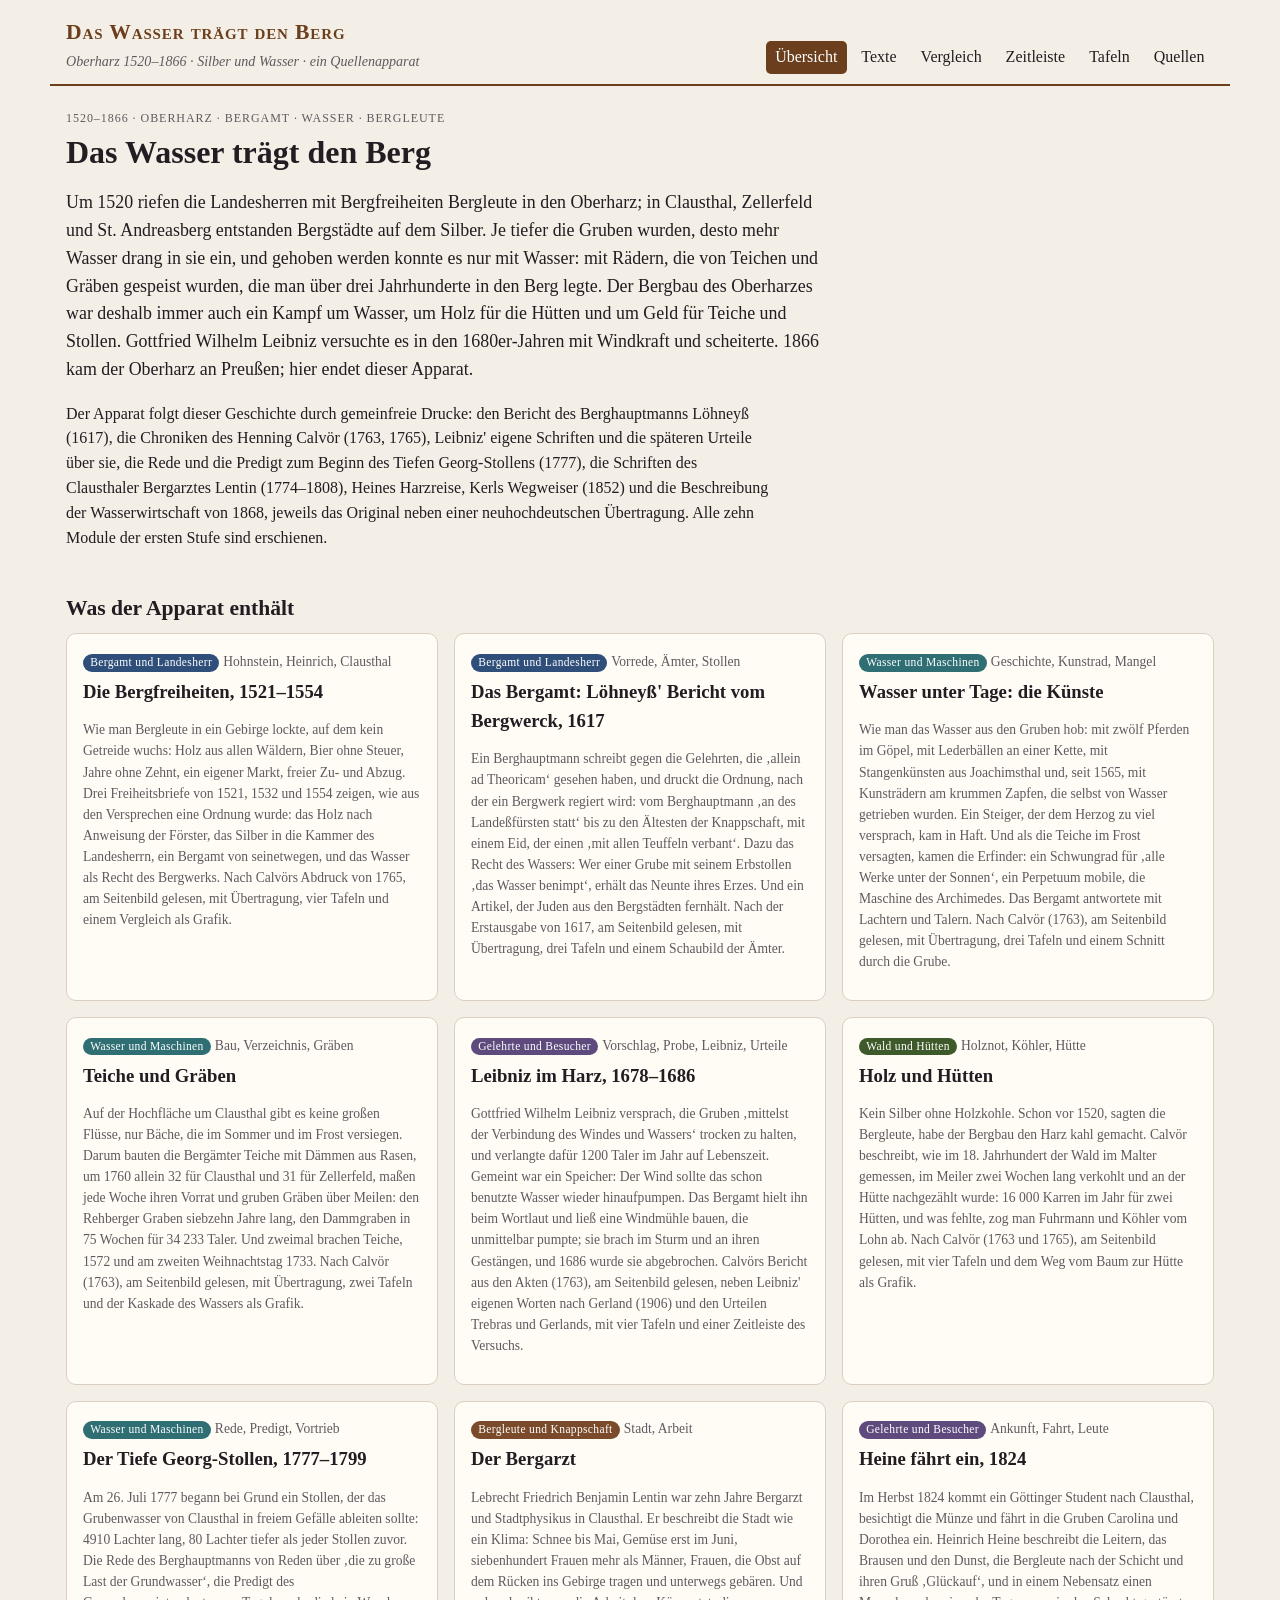
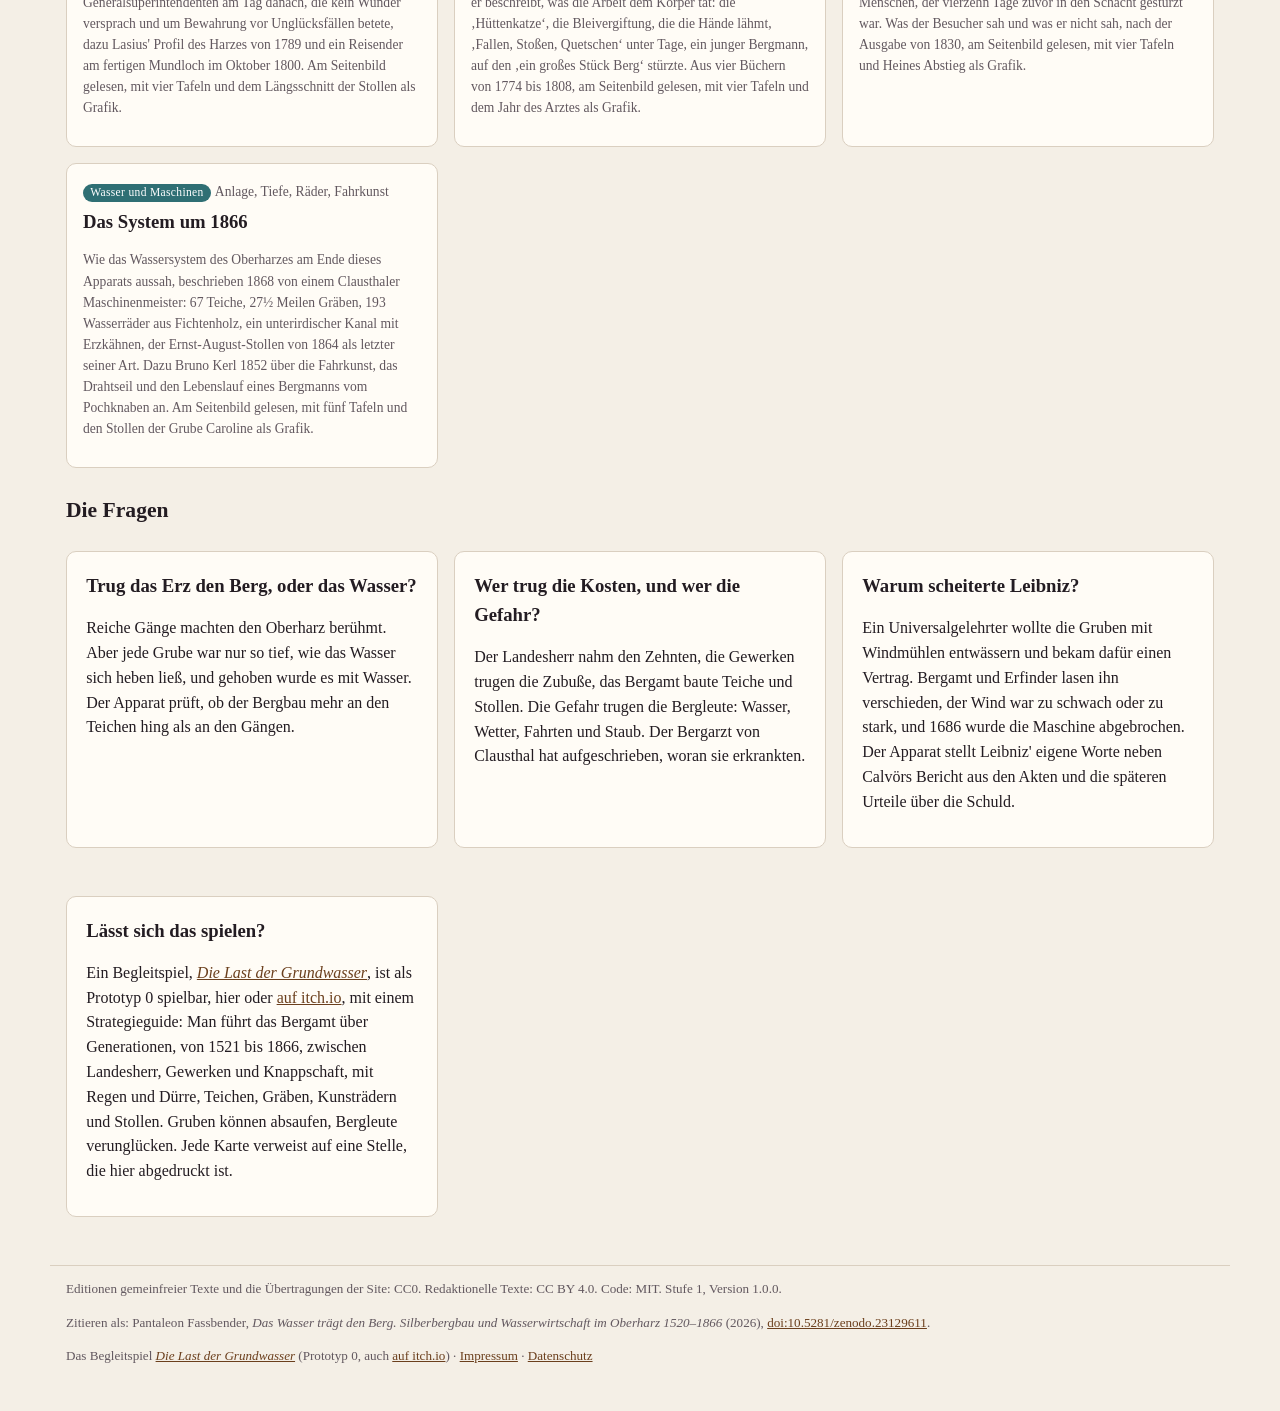
<file: index.html>
<!doctype html>
<html lang="de">
<head>
<meta charset="utf-8">
<meta name="viewport" content="width=device-width, initial-scale=1">
<title>Das Wasser trägt den Berg. Silberbergbau und Wasserwirtschaft im Oberharz 1520–1866</title>
<meta name="description" content="Ein Quellenapparat zum Silberbergbau und zur Wasserwirtschaft des Oberharzes, 1520–1866: Bergfreiheiten, Bergamt, Teiche und Gräben, Leibniz' Windmühlen, der Tiefe Georg-Stollen, die Krankheiten der Bergleute, in gemeinfreien Drucken, das Original neben einer neuhochdeutschen Übertragung.">
<meta property="og:type" content="website">
<meta property="og:url" content="https://das-wasser-traegt-den-berg.netlify.app/">
<meta property="og:title" content="Das Wasser trägt den Berg. Silberbergbau und Wasserwirtschaft im Oberharz 1520–1866">
<meta property="og:description" content="Wie der Oberharz sein Silber mit Wasser hob: Bergamt, Teiche, Stollen und Bergleute in ihren eigenen Quellen.">
<link rel="stylesheet" href="style.css">
</head>
<body>
<header class="top">
  <a class="brand" href="#/">
    <strong>Das Wasser trägt den Berg</strong>
    <em>Oberharz 1520–1866 · Silber und Wasser · ein Quellenapparat</em>
  </a>
  <nav>
    <a href="#/">Übersicht</a>
    <a href="#/texts">Texte</a>
    <a href="#/compare" id="navCompare" hidden>Vergleich</a>
    <a href="#/timeline">Zeitleiste</a>
    <a href="#/plates" id="navPlates" hidden>Tafeln</a>
    <a href="#/sources">Quellen</a>
  </nav>
</header>
<main id="view" aria-live="polite"></main>
<footer>
  <p>Editionen gemeinfreier Texte und die Übertragungen der Site: CC0. Redaktionelle Texte: CC BY 4.0. Code: MIT. Stufe 1, Version 1.0.0.</p>
  <p>Zitieren als: Pantaleon Fassbender, <em>Das Wasser trägt den Berg. Silberbergbau und Wasserwirtschaft im Oberharz 1520–1866</em> (2026), <a href="https://doi.org/10.5281/zenodo.23129611">doi:10.5281/zenodo.23129611</a>.</p>
  <p>Das Begleitspiel <a href="https://die-last-der-grundwasser.netlify.app/"><em>Die Last der Grundwasser</em></a> (Prototyp 0, auch <a href="https://leofassb.itch.io/die-last-der-grundwasser">auf itch.io</a>) · <a href="legal.html#notice">Impressum</a> · <a href="legal.html#privacy">Datenschutz</a></p>
</footer>
<script src="app.js"></script>
</body>
</html>
</file>
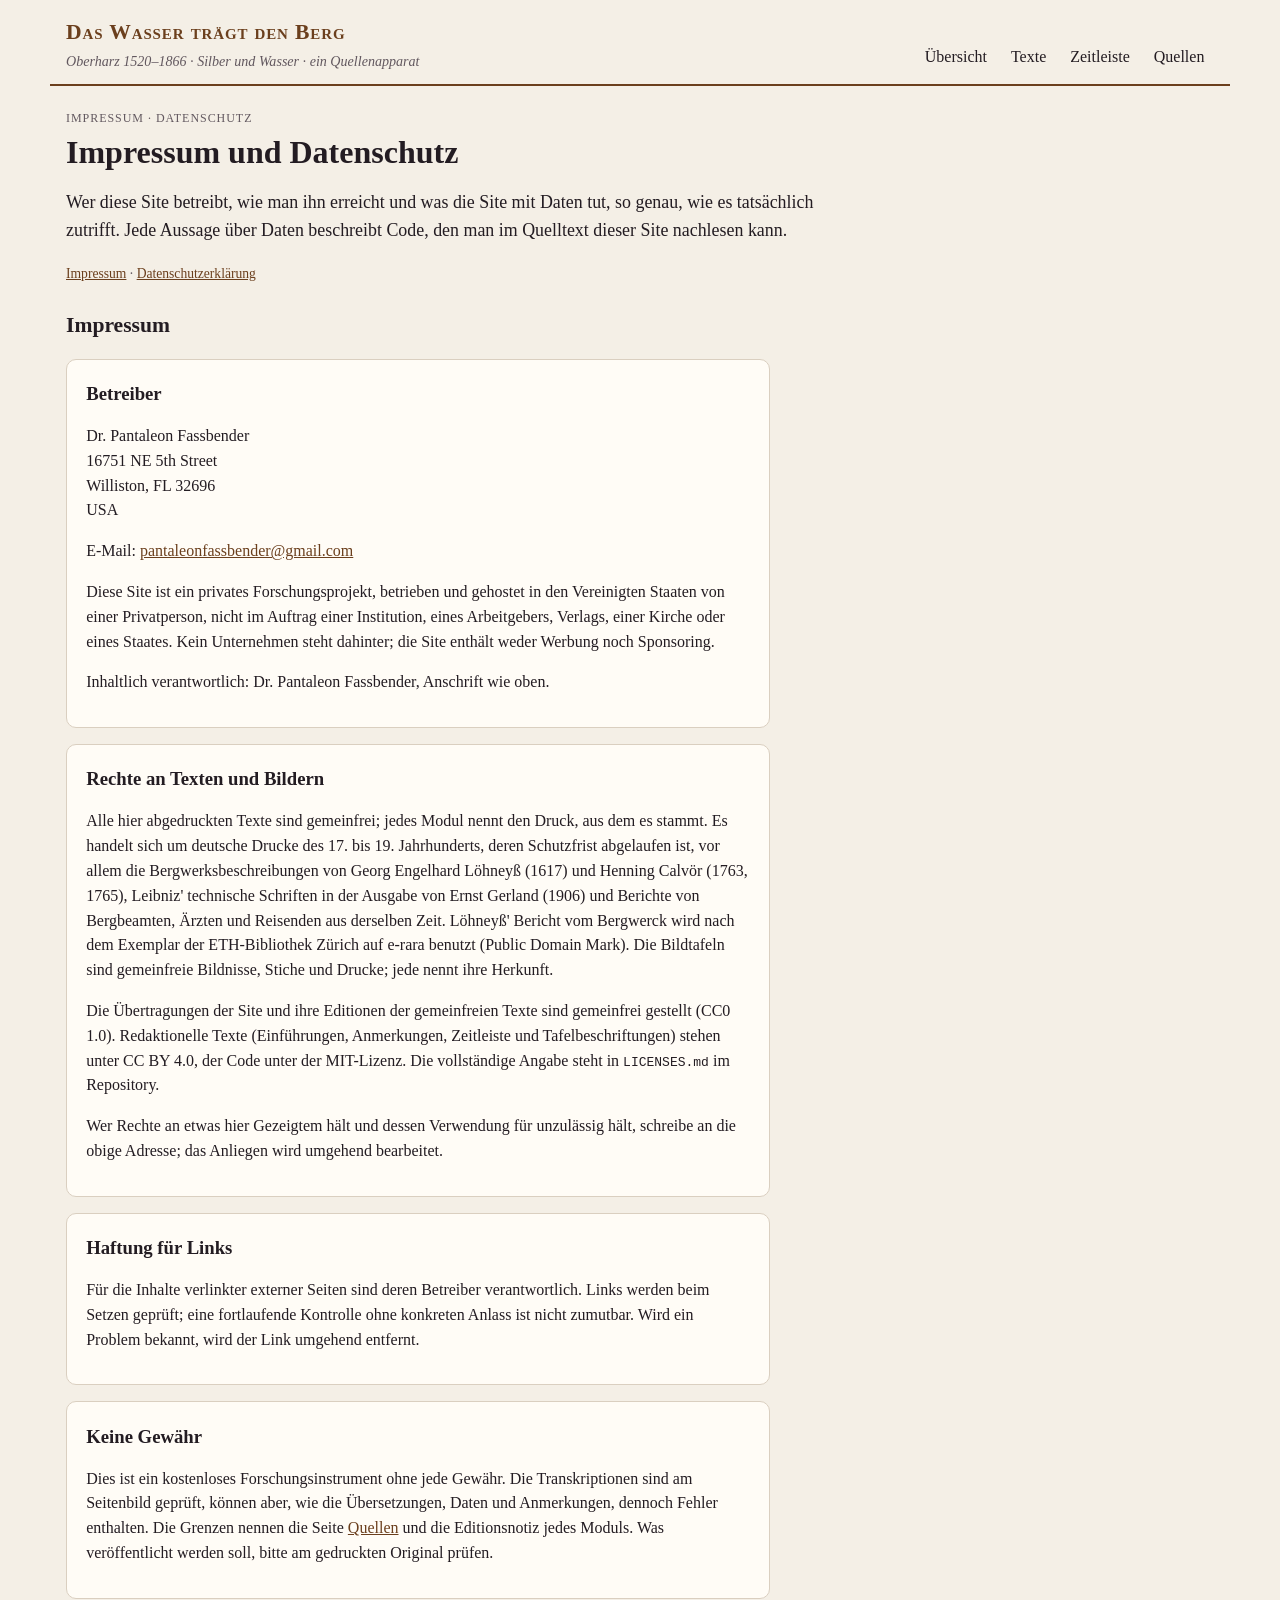
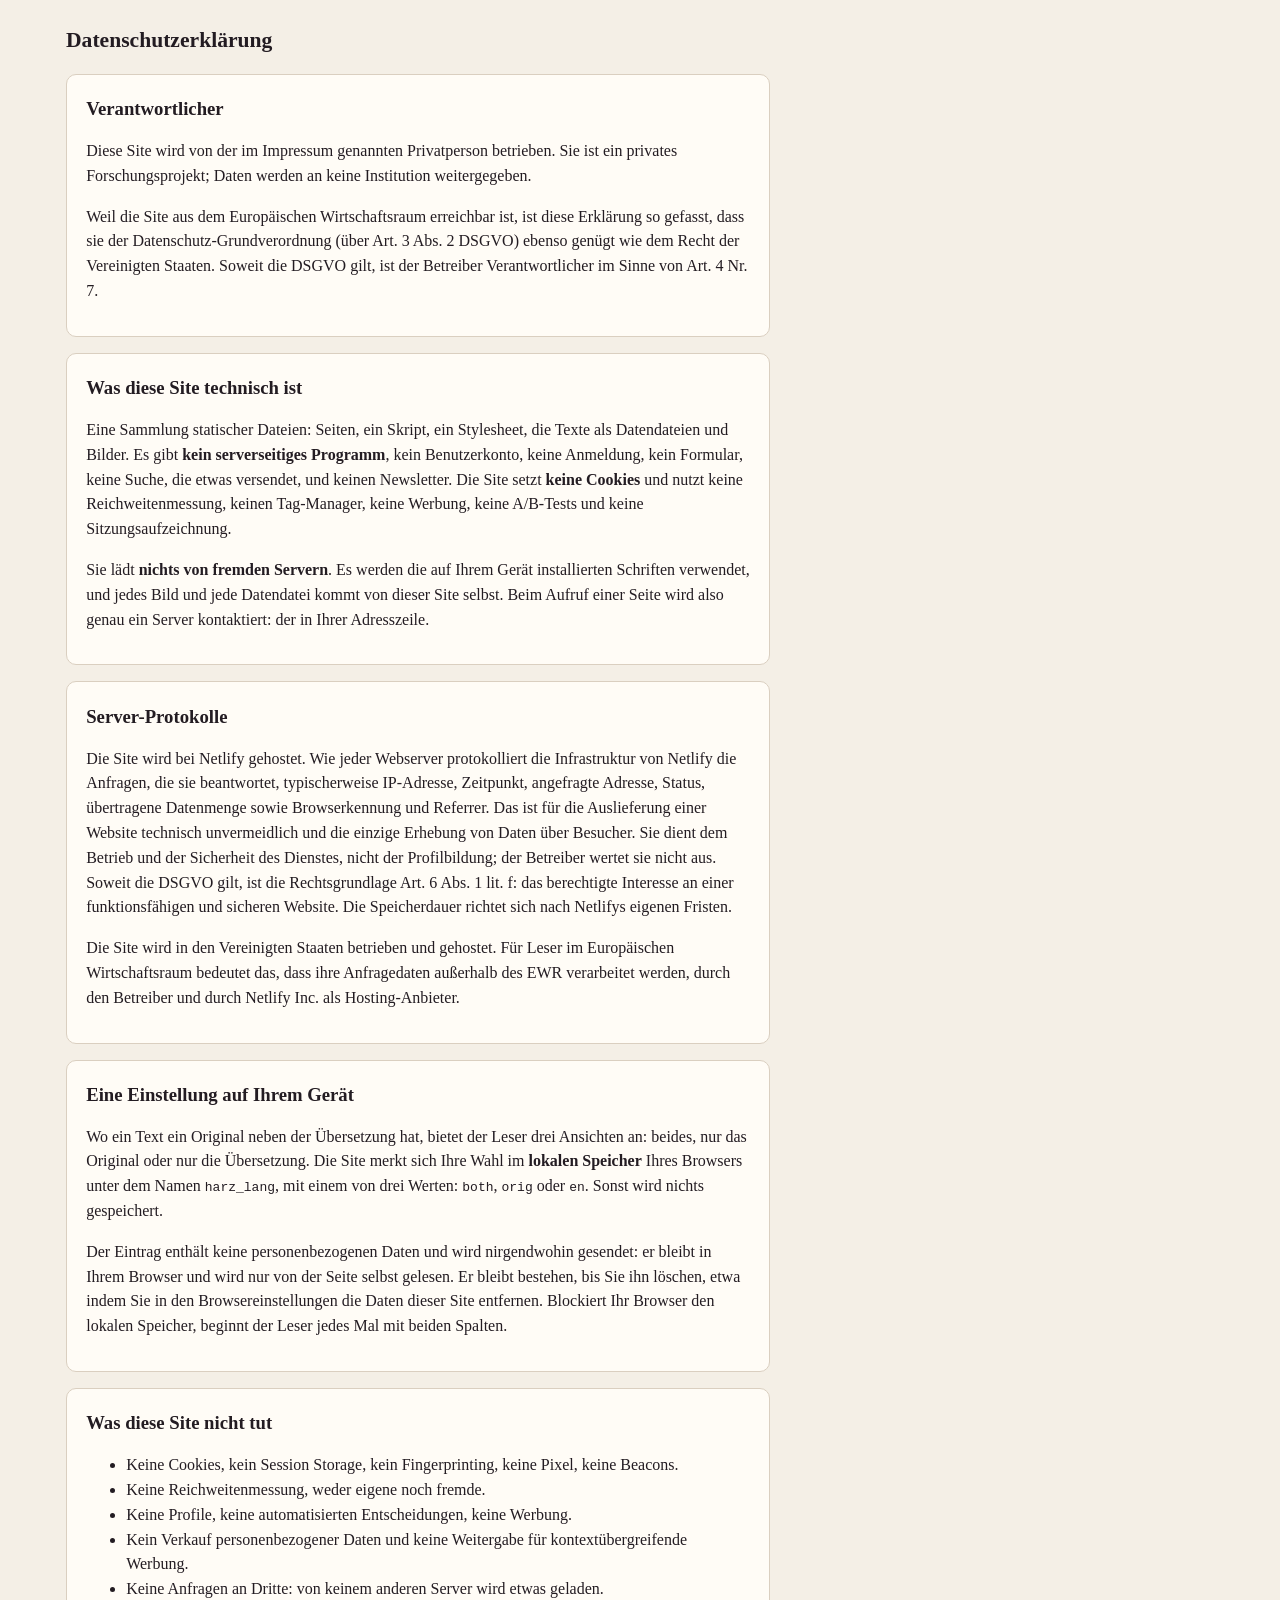
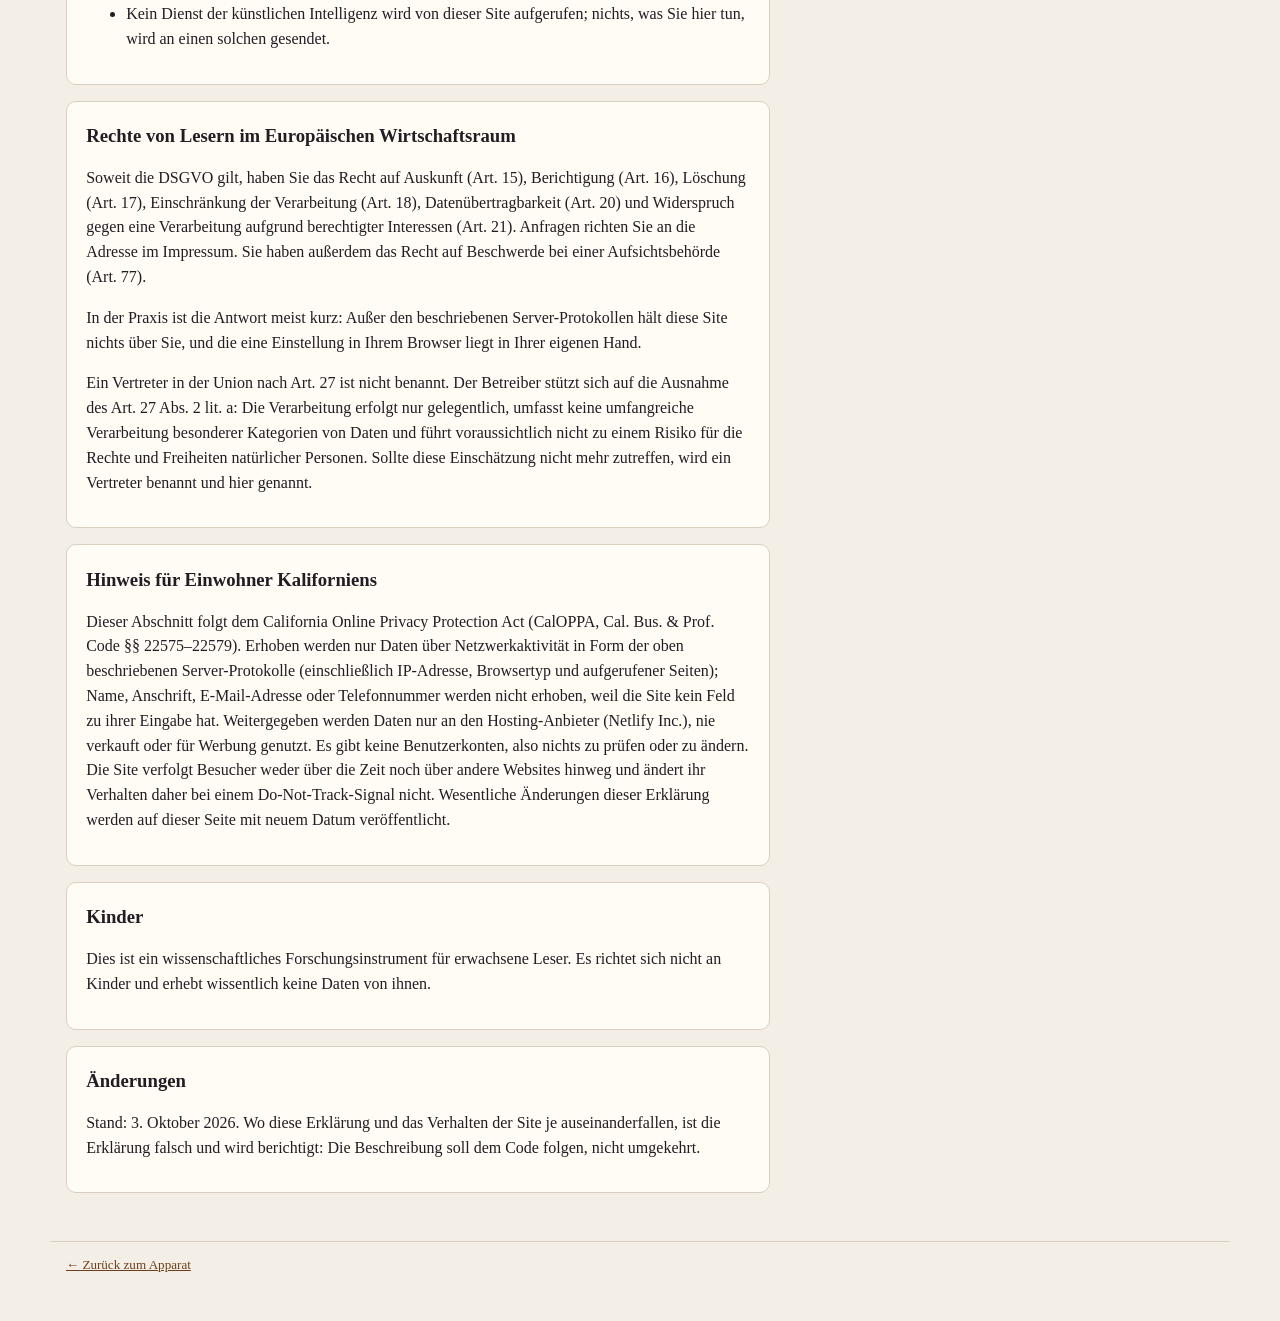
<file: legal.html>
<!doctype html>
<html lang="de">
<head>
<meta charset="utf-8">
<meta name="viewport" content="width=device-width, initial-scale=1">
<title>Impressum und Datenschutz · Das Wasser trägt den Berg</title>
<meta name="description" content="Wer diese Site betreibt, wie man ihn erreicht und was die Site mit Daten tut.">
<link rel="stylesheet" href="style.css">
</head>
<body>
<header class="top">
  <a class="brand" href="index.html#/">
    <strong>Das Wasser trägt den Berg</strong>
    <em>Oberharz 1520–1866 · Silber und Wasser · ein Quellenapparat</em>
  </a>
  <nav>
    <a href="index.html#/">Übersicht</a>
    <a href="index.html#/texts">Texte</a>
    <a href="index.html#/timeline">Zeitleiste</a>
    <a href="index.html#/sources">Quellen</a>
  </nav>
</header>
<main>
  <span class="tag">Impressum · Datenschutz</span>
  <h1>Impressum und Datenschutz</h1>
  <p class="lede">Wer diese Site betreibt, wie man ihn erreicht und was die Site mit Daten tut, so genau, wie es tatsächlich zutrifft. Jede Aussage über Daten beschreibt Code, den man im Quelltext dieser Site nachlesen kann.</p>
  <p class="fine"><a href="#notice">Impressum</a> · <a href="#privacy">Datenschutzerklärung</a></p>

  <h2 id="notice">Impressum</h2>

  <div class="panel readable"><h3>Betreiber</h3>
    <p>Dr. Pantaleon Fassbender<br>16751 NE 5th Street<br>Williston, FL 32696<br>USA</p>
    <p>E-Mail: <a href="mailto:pantaleonfassbender@gmail.com">pantaleonfassbender@gmail.com</a></p>
    <p>Diese Site ist ein privates Forschungsprojekt, betrieben und gehostet in den Vereinigten Staaten von einer Privatperson, nicht im Auftrag einer Institution, eines Arbeitgebers, Verlags, einer Kirche oder eines Staates. Kein Unternehmen steht dahinter; die Site enthält weder Werbung noch Sponsoring.</p>
    <p>Inhaltlich verantwortlich: Dr. Pantaleon Fassbender, Anschrift wie oben.</p>
  </div>

  <div class="panel readable"><h3>Rechte an Texten und Bildern</h3>
    <p>Alle hier abgedruckten Texte sind gemeinfrei; jedes Modul nennt den Druck, aus dem es stammt. Es handelt sich um deutsche Drucke des 17. bis 19. Jahrhunderts, deren Schutzfrist abgelaufen ist, vor allem die Bergwerksbeschreibungen von Georg Engelhard Löhneyß (1617) und Henning Calvör (1763, 1765), Leibniz' technische Schriften in der Ausgabe von Ernst Gerland (1906) und Berichte von Bergbeamten, Ärzten und Reisenden aus derselben Zeit. Löhneyß' Bericht vom Bergwerck wird nach dem Exemplar der ETH-Bibliothek Zürich auf e-rara benutzt (Public Domain Mark). Die Bildtafeln sind gemeinfreie Bildnisse, Stiche und Drucke; jede nennt ihre Herkunft.</p>
    <p>Die Übertragungen der Site und ihre Editionen der gemeinfreien Texte sind gemeinfrei gestellt (CC0 1.0). Redaktionelle Texte (Einführungen, Anmerkungen, Zeitleiste und Tafelbeschriftungen) stehen unter CC BY 4.0, der Code unter der MIT-Lizenz. Die vollständige Angabe steht in <code>LICENSES.md</code> im Repository.</p>
    <p>Wer Rechte an etwas hier Gezeigtem hält und dessen Verwendung für unzulässig hält, schreibe an die obige Adresse; das Anliegen wird umgehend bearbeitet.</p>
  </div>

  <div class="panel readable"><h3>Haftung für Links</h3>
    <p>Für die Inhalte verlinkter externer Seiten sind deren Betreiber verantwortlich. Links werden beim Setzen geprüft; eine fortlaufende Kontrolle ohne konkreten Anlass ist nicht zumutbar. Wird ein Problem bekannt, wird der Link umgehend entfernt.</p>
  </div>

  <div class="panel readable"><h3>Keine Gewähr</h3>
    <p>Dies ist ein kostenloses Forschungsinstrument ohne jede Gewähr. Die Transkriptionen sind am Seitenbild geprüft, können aber, wie die Übersetzungen, Daten und Anmerkungen, dennoch Fehler enthalten. Die Grenzen nennen die Seite <a href="index.html#/sources">Quellen</a> und die Editionsnotiz jedes Moduls. Was veröffentlicht werden soll, bitte am gedruckten Original prüfen.</p>
  </div>

  <h2 id="privacy">Datenschutzerklärung</h2>

  <div class="panel readable"><h3>Verantwortlicher</h3>
    <p>Diese Site wird von der im Impressum genannten Privatperson betrieben. Sie ist ein privates Forschungsprojekt; Daten werden an keine Institution weitergegeben.</p>
    <p>Weil die Site aus dem Europäischen Wirtschaftsraum erreichbar ist, ist diese Erklärung so gefasst, dass sie der Datenschutz-Grundverordnung (über Art. 3 Abs. 2 DSGVO) ebenso genügt wie dem Recht der Vereinigten Staaten. Soweit die DSGVO gilt, ist der Betreiber Verantwortlicher im Sinne von Art. 4 Nr. 7.</p>
  </div>

  <div class="panel readable"><h3>Was diese Site technisch ist</h3>
    <p>Eine Sammlung statischer Dateien: Seiten, ein Skript, ein Stylesheet, die Texte als Datendateien und Bilder. Es gibt <strong>kein serverseitiges Programm</strong>, kein Benutzerkonto, keine Anmeldung, kein Formular, keine Suche, die etwas versendet, und keinen Newsletter. Die Site setzt <strong>keine Cookies</strong> und nutzt keine Reichweitenmessung, keinen Tag-Manager, keine Werbung, keine A/B-Tests und keine Sitzungsaufzeichnung.</p>
    <p>Sie lädt <strong>nichts von fremden Servern</strong>. Es werden die auf Ihrem Gerät installierten Schriften verwendet, und jedes Bild und jede Datendatei kommt von dieser Site selbst. Beim Aufruf einer Seite wird also genau ein Server kontaktiert: der in Ihrer Adresszeile.</p>
  </div>

  <div class="panel readable"><h3>Server-Protokolle</h3>
    <p>Die Site wird bei Netlify gehostet. Wie jeder Webserver protokolliert die Infrastruktur von Netlify die Anfragen, die sie beantwortet, typischerweise IP-Adresse, Zeitpunkt, angefragte Adresse, Status, übertragene Datenmenge sowie Browserkennung und Referrer. Das ist für die Auslieferung einer Website technisch unvermeidlich und die einzige Erhebung von Daten über Besucher. Sie dient dem Betrieb und der Sicherheit des Dienstes, nicht der Profilbildung; der Betreiber wertet sie nicht aus. Soweit die DSGVO gilt, ist die Rechtsgrundlage Art. 6 Abs. 1 lit. f: das berechtigte Interesse an einer funktionsfähigen und sicheren Website. Die Speicherdauer richtet sich nach Netlifys eigenen Fristen.</p>
    <p>Die Site wird in den Vereinigten Staaten betrieben und gehostet. Für Leser im Europäischen Wirtschaftsraum bedeutet das, dass ihre Anfragedaten außerhalb des EWR verarbeitet werden, durch den Betreiber und durch Netlify Inc. als Hosting-Anbieter.</p>
  </div>

  <div class="panel readable"><h3>Eine Einstellung auf Ihrem Gerät</h3>
    <p>Wo ein Text ein Original neben der Übersetzung hat, bietet der Leser drei Ansichten an: beides, nur das Original oder nur die Übersetzung. Die Site merkt sich Ihre Wahl im <strong>lokalen Speicher</strong> Ihres Browsers unter dem Namen <code>harz_lang</code>, mit einem von drei Werten: <code>both</code>, <code>orig</code> oder <code>en</code>. Sonst wird nichts gespeichert.</p>
    <p>Der Eintrag enthält keine personenbezogenen Daten und wird nirgendwohin gesendet: er bleibt in Ihrem Browser und wird nur von der Seite selbst gelesen. Er bleibt bestehen, bis Sie ihn löschen, etwa indem Sie in den Browsereinstellungen die Daten dieser Site entfernen. Blockiert Ihr Browser den lokalen Speicher, beginnt der Leser jedes Mal mit beiden Spalten.</p>
  </div>

  <div class="panel readable"><h3>Was diese Site nicht tut</h3>
    <ul>
      <li>Keine Cookies, kein Session Storage, kein Fingerprinting, keine Pixel, keine Beacons.</li>
      <li>Keine Reichweitenmessung, weder eigene noch fremde.</li>
      <li>Keine Profile, keine automatisierten Entscheidungen, keine Werbung.</li>
      <li>Kein Verkauf personenbezogener Daten und keine Weitergabe für kontextübergreifende Werbung.</li>
      <li>Keine Anfragen an Dritte: von keinem anderen Server wird etwas geladen.</li>
      <li>Kein Dienst der künstlichen Intelligenz wird von dieser Site aufgerufen; nichts, was Sie hier tun, wird an einen solchen gesendet.</li>
    </ul>
  </div>

  <div class="panel readable"><h3>Rechte von Lesern im Europäischen Wirtschaftsraum</h3>
    <p>Soweit die DSGVO gilt, haben Sie das Recht auf Auskunft (Art. 15), Berichtigung (Art. 16), Löschung (Art. 17), Einschränkung der Verarbeitung (Art. 18), Datenübertragbarkeit (Art. 20) und Widerspruch gegen eine Verarbeitung aufgrund berechtigter Interessen (Art. 21). Anfragen richten Sie an die Adresse im Impressum. Sie haben außerdem das Recht auf Beschwerde bei einer Aufsichtsbehörde (Art. 77).</p>
    <p>In der Praxis ist die Antwort meist kurz: Außer den beschriebenen Server-Protokollen hält diese Site nichts über Sie, und die eine Einstellung in Ihrem Browser liegt in Ihrer eigenen Hand.</p>
    <p>Ein Vertreter in der Union nach Art. 27 ist nicht benannt. Der Betreiber stützt sich auf die Ausnahme des Art. 27 Abs. 2 lit. a: Die Verarbeitung erfolgt nur gelegentlich, umfasst keine umfangreiche Verarbeitung besonderer Kategorien von Daten und führt voraussichtlich nicht zu einem Risiko für die Rechte und Freiheiten natürlicher Personen. Sollte diese Einschätzung nicht mehr zutreffen, wird ein Vertreter benannt und hier genannt.</p>
  </div>

  <div class="panel readable"><h3>Hinweis für Einwohner Kaliforniens</h3>
    <p>Dieser Abschnitt folgt dem California Online Privacy Protection Act (CalOPPA, Cal. Bus. &amp; Prof. Code §§ 22575–22579). Erhoben werden nur Daten über Netzwerkaktivität in Form der oben beschriebenen Server-Protokolle (einschließlich IP-Adresse, Browsertyp und aufgerufener Seiten); Name, Anschrift, E-Mail-Adresse oder Telefonnummer werden nicht erhoben, weil die Site kein Feld zu ihrer Eingabe hat. Weitergegeben werden Daten nur an den Hosting-Anbieter (Netlify Inc.), nie verkauft oder für Werbung genutzt. Es gibt keine Benutzerkonten, also nichts zu prüfen oder zu ändern. Die Site verfolgt Besucher weder über die Zeit noch über andere Websites hinweg und ändert ihr Verhalten daher bei einem Do-Not-Track-Signal nicht. Wesentliche Änderungen dieser Erklärung werden auf dieser Seite mit neuem Datum veröffentlicht.</p>
  </div>

  <div class="panel readable"><h3>Kinder</h3>
    <p>Dies ist ein wissenschaftliches Forschungsinstrument für erwachsene Leser. Es richtet sich nicht an Kinder und erhebt wissentlich keine Daten von ihnen.</p>
  </div>

  <div class="panel readable"><h3>Änderungen</h3>
    <p>Stand: 3. Oktober 2026. Wo diese Erklärung und das Verhalten der Site je auseinanderfallen, ist die Erklärung falsch und wird berichtigt: Die Beschreibung soll dem Code folgen, nicht umgekehrt.</p>
  </div>
</main>
<footer>
  <p><a href="index.html#/">← Zurück zum Apparat</a></p>
</footer>
</body>
</html>
</file>
<file: style.css>
:root{
  --paper:#f4efe6; --panel:#fffcf6; --ink:#231c22; --ink2:#62585f; --line:#dacfc0;
  --red:#6b3f1d; --gold:#8a6d2f; --sea:#2f5d62;
  --bergamt:#2f4f7a; --wasser:#2f6f74; --bergleute:#7a4a2a; --wald:#3f5a2a; --besucher:#5e4a7d;
  --serif:"Iowan Old Style","Palatino Linotype",Palatino,"Book Antiqua",Georgia,serif;
}
*{box-sizing:border-box}
body{margin:0; background:var(--paper); color:var(--ink); font-family:var(--serif); line-height:1.55}
a{color:var(--red)}
.top{display:flex; justify-content:space-between; align-items:flex-end; flex-wrap:wrap; gap:.6rem 1.5rem;
  max-width:1180px; margin:0 auto; padding:1rem 16px .6rem; border-bottom:2px solid var(--red)}
.brand{text-decoration:none; color:inherit}
.brand strong{display:block; font-size:1.35rem; color:var(--red); font-variant:small-caps; letter-spacing:.04em}
.brand em{font-size:.88rem; color:var(--ink2)}
.top nav{display:flex; gap:.3rem; flex-wrap:wrap}
.top nav a{text-decoration:none; color:var(--ink); padding:.25rem .6rem; border-radius:5px}
.top nav a.on{background:var(--red); color:#fff}
main{max-width:1180px; margin:0 auto; padding:1.2rem 16px 2rem}
footer{max-width:1180px; margin:0 auto; padding:0 16px 2rem; font-size:.82rem; color:var(--ink2); border-top:1px solid var(--line)}
h1{font-size:2rem; margin:.2rem 0 .6rem; line-height:1.2}
h2{font-size:1.35rem; margin:1.6rem 0 .5rem}
h3{margin:.2rem 0 .3rem}
.lede{font-size:1.12rem; max-width:48rem}
.fine{font-size:.85rem; color:var(--ink2)}
.tag{font-size:.75rem; letter-spacing:.08em; text-transform:uppercase; color:var(--ink2)}
.panel{background:var(--panel); border:1px solid var(--line); border-radius:10px; padding:1rem 1.2rem; margin:1rem 0}
.readable{max-width:44rem}
.grid{display:grid; gap:1rem}
.g2{grid-template-columns:repeat(auto-fill,minmax(300px,1fr))}
.g4{grid-template-columns:repeat(auto-fill,minmax(210px,1fr))}
.card{background:var(--panel); border:1px solid var(--line); border-radius:10px; padding:.9rem 1rem; text-decoration:none; color:inherit; display:block}
a.card:hover{border-color:var(--red)}
.card.planned{opacity:.72; border-style:dashed}
.side{display:inline-block; font-size:.72rem; padding:0 .45rem; border-radius:99px; color:#fff; letter-spacing:.03em}
.side.bergamt{background:var(--bergamt)} .side.wasser{background:var(--wasser)} .side.bergleute{background:var(--bergleute)}
.side.wald{background:var(--wald)} .side.besucher{background:var(--besucher)}
.hero{display:grid; grid-template-columns:minmax(0,1.5fr) minmax(0,1fr); gap:1.5rem; align-items:start}
.hero.one{grid-template-columns:1fr}
.hero img{width:100%; border-radius:8px; border:1px solid var(--line)}
figure{margin:0}
figcaption{font-size:.85rem; color:var(--ink2); margin-top:.4rem}
.quote{border-left:3px solid var(--red); padding:.2rem 0 .2rem 1rem; margin:1rem 0; font-style:italic}
/* reader */
.toc{display:flex; flex-wrap:wrap; gap:.4rem; margin:.6rem 0 1rem}
.toc a{border:1px solid var(--line); border-radius:6px; padding:.2rem .6rem; text-decoration:none; color:var(--ink); background:var(--panel); font-size:.9rem}
.toc a.on{border-color:var(--red); background:var(--red); color:#fff}
.langbar{display:flex; gap:.3rem; margin:.4rem 0 1rem}
.langbar button{font:inherit; font-size:.85rem; background:var(--panel); border:1px solid var(--line); border-radius:6px; padding:.2rem .7rem; cursor:pointer}
.langbar button.on{background:var(--ink); color:var(--paper); border-color:var(--ink)}
.unit{display:grid; grid-template-columns:4.6rem minmax(0,1fr); gap:.3rem .8rem; padding:.55rem 0; border-bottom:1px dotted var(--line)}
.unit .num{font-size:.78rem; color:var(--ink2); text-align:right; padding-top:.2rem}
.unit .num a{color:inherit; text-decoration:none}
.unit .pg{display:block; font-size:.7rem; line-height:1.25; margin-top:.3rem; color:var(--ink2); opacity:.85}
.unit.hl{background:#efdfe6}
.unit .cols{display:grid; grid-template-columns:1fr 1fr; gap:1.2rem}
.unit .cols.one{grid-template-columns:1fr}
.unit .orig{color:var(--ink2)}
.unit .orig[lang=grc]{font-family:"Gentium Plus","Gentium Book Plus","Palatino Linotype","GFS Didot","Times New Roman",serif; color:var(--ink); font-size:1.02em; line-height:1.6}
.unit.label .text{font-variant:small-caps; letter-spacing:.03em; font-weight:600; color:var(--red)}
.unit h4{margin:0 0 .3rem; font-size:.95rem; color:var(--red)}
.unit .text,.unit .orig{white-space:pre-wrap}
.unit .orig[dir=rtl]{font-family:"Traditional Arabic","Sakkal Majalla","Noto Naskh Arabic","Geeza Pro",serif; font-size:1.3em; line-height:1.9; color:var(--ink)}
.unit .translit{margin-top:.5rem; font-size:.88em; font-style:italic; color:var(--ink2)}
.note{grid-column:2; font-size:.84rem; color:var(--ink2); border-left:2px solid var(--gold); padding-left:.6rem}
.hinweis{font-size:.9rem}
/* timeline */
.tl{position:relative; margin:1rem 0 0 .6rem; padding-left:1.4rem; border-left:2px solid var(--line)}
.st{position:relative; margin:0 0 1.2rem; display:grid; grid-template-columns:minmax(0,1fr) 140px; gap:1rem; align-items:start}
.st::before{content:""; position:absolute; left:-1.95rem; top:.35rem; width:12px; height:12px; border-radius:50%; background:var(--c,var(--ink)); border:2px solid var(--paper)}
.st .d{font-size:.82rem; color:var(--ink2)}
.st img{width:140px; border-radius:6px; border:1px solid var(--line)}
.st p{margin:.2rem 0}
.legend{display:flex; flex-wrap:wrap; gap:.4rem}
/* plates */
.plate img{width:100%; border-radius:6px; border:1px solid var(--line); background:#fff}
.secplates{margin:1rem 0}
.secplates figcaption{font-size:.85rem}
.viz{margin:1rem 0; overflow-x:auto; border:1px solid var(--line); border-radius:8px; padding:.6rem; background:var(--panel)}
.viz svg{display:block; width:100%; min-width:600px; height:auto}
.viz .vcap{font-size:.85rem; margin:.4rem 0 0}
.lightbox{position:fixed; inset:0; background:rgba(20,16,12,.85); display:flex; align-items:center; justify-content:center; padding:16px; z-index:10}
.lightbox img{max-width:100%; max-height:86vh; border-radius:6px}
.lightbox .cap{color:#f5efe2; max-width:44rem; font-size:.9rem; margin-top:.6rem}
.lightbox figure{text-align:center}
/* compare */
.cmp{display:grid; gap:1rem; margin-top:1rem}
.cmp.n2{grid-template-columns:1fr 1fr}
.cmp.n3{grid-template-columns:repeat(3,minmax(0,1fr))}
.cmp.n4{grid-template-columns:1fr 1fr}
.voice{background:var(--panel); border:1px solid var(--line); border-radius:10px; padding:.8rem 1rem}
.vhead{border-bottom:1px solid var(--line); padding-bottom:.5rem; margin-bottom:.5rem}
.vunit{margin:.7rem 0}
.vunit .text{white-space:pre-line}
@media (max-width:760px){
  .cmp.n2,.cmp.n3,.cmp.n4{grid-template-columns:1fr}
  .hero{grid-template-columns:1fr}
  .unit .cols{grid-template-columns:1fr}
  .st{grid-template-columns:1fr}
  .st img{width:110px}
  h1{font-size:1.6rem}
}
@media (prefers-color-scheme: dark){
  :root:not([data-theme="light"]){--paper:#1c171b; --panel:#262026; --ink:#ece4ea; --ink2:#b3a8b0; --line:#43383f; --red:#d9a77c}
  :root:not([data-theme="light"]) .unit.hl{background:#3a2a35}
  :root:not([data-theme="light"]) .top nav a.on, :root:not([data-theme="light"]) .toc a.on{color:#1c171b}
}
</file>
